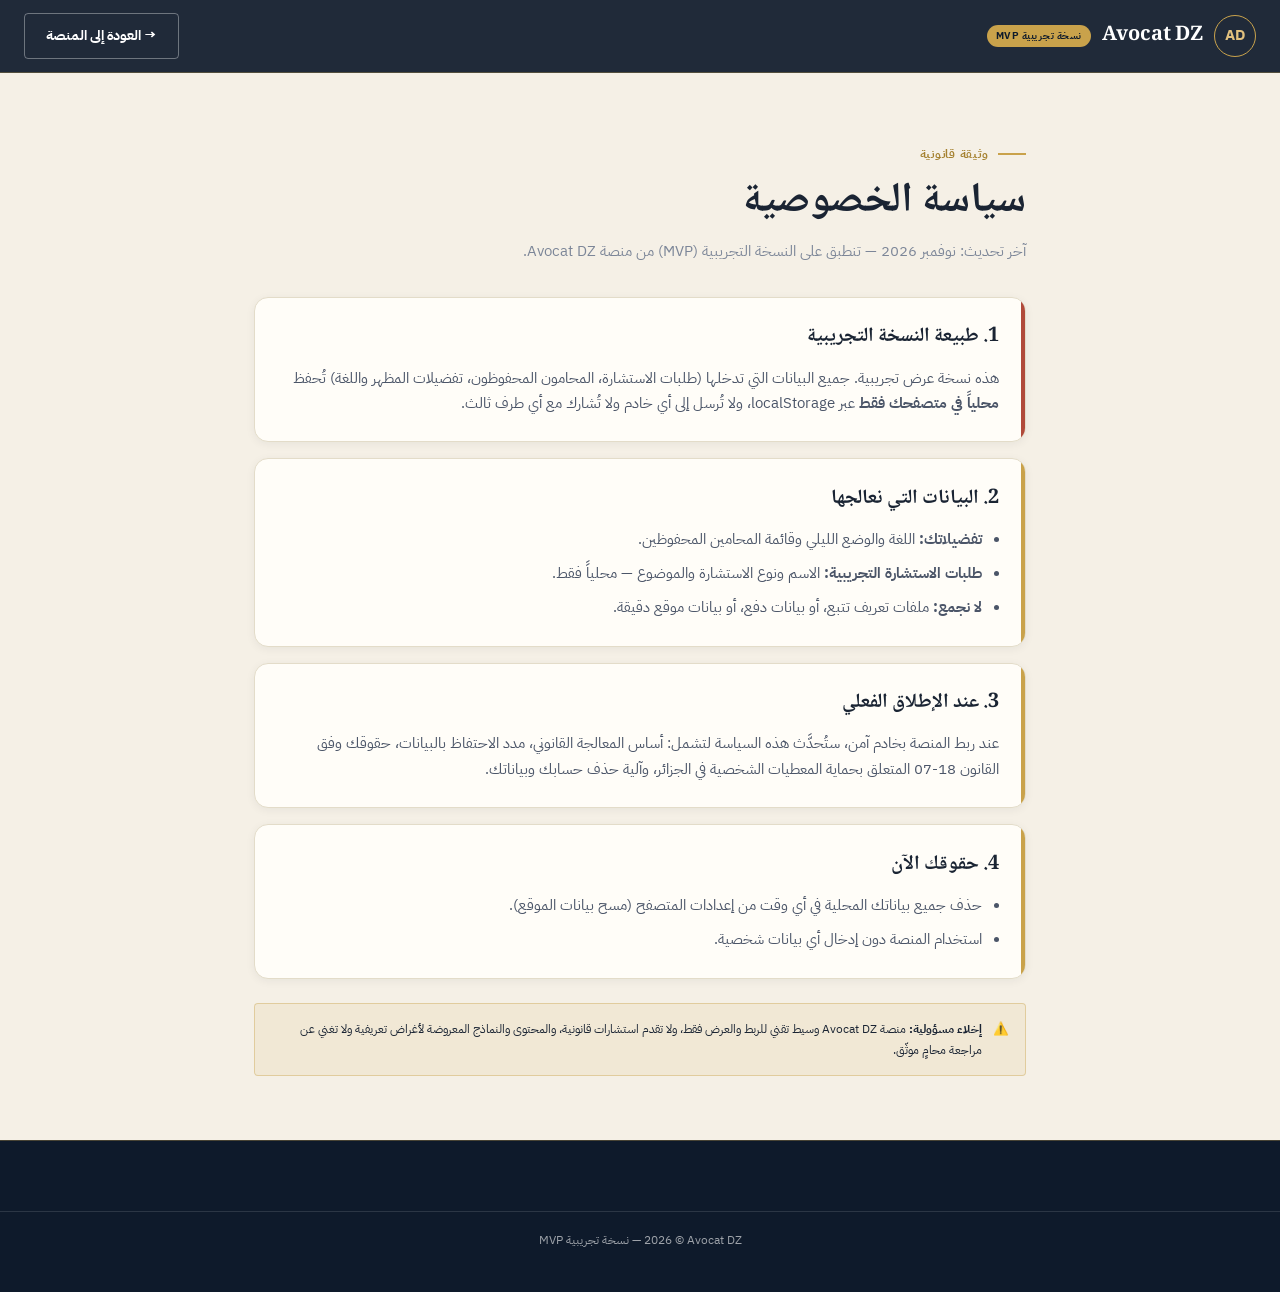
<file: privacy.html>
<!DOCTYPE html>
<html lang="ar" dir="rtl">
<head>
  <meta charset="UTF-8" />
  <meta name="viewport" content="width=device-width, initial-scale=1.0" />
  <title>سياسة الخصوصية | Avocat DZ</title>
  <meta name="description" content="سياسة الخصوصية لمنصة Avocat DZ — نسخة تجريبية MVP." />
  <meta name="theme-color" content="#0e1a2b" />
  <link rel="preconnect" href="https://fonts.googleapis.com" />
  <link rel="preconnect" href="https://fonts.gstatic.com" crossorigin />
  <link href="https://fonts.googleapis.com/css2?family=IBM+Plex+Sans+Arabic:wght@400;500;600;700&family=Noto+Naskh+Arabic:wght@500;600;700&display=swap" rel="stylesheet" />
  <link rel="stylesheet" href="css/styles.css" />
</head>
<body>
  <header class="site-header">
    <div class="container">
      <a href="index.html" class="brand">
        <span class="brand-mark" dir="ltr" aria-hidden="true">AD</span>
        <span class="brand-name" dir="ltr">Avocat DZ</span>
        <span class="mvp-badge">نسخة تجريبية MVP</span>
      </a>
      <a href="index.html" class="btn btn-outline">→ العودة إلى المنصة</a>
    </div>
  </header>

  <main id="main" class="section">
    <div class="container" style="max-width:820px">
      <span class="kicker">وثيقة قانونية</span>
      <h1 class="section-title">سياسة الخصوصية</h1>
      <p class="section-sub">آخر تحديث: نوفمبر 2026 — تنطبق على النسخة التجريبية (MVP) من منصة Avocat DZ.</p>

      <article class="vs-card" style="margin-top:2rem">
        <h3>1. طبيعة النسخة التجريبية</h3>
        <p style="color:var(--ink-soft);font-size:.92rem">
          هذه نسخة عرض تجريبية. جميع البيانات التي تدخلها (طلبات الاستشارة، المحامون المحفوظون، تفضيلات المظهر واللغة)
          تُحفظ <strong>محلياً في متصفحك فقط</strong> عبر localStorage، ولا تُرسل إلى أي خادم ولا تُشارك مع أي طرف ثالث.
        </p>
      </article>

      <article class="vs-card solution" style="margin-top:1rem">
        <h3>2. البيانات التي نعالجها</h3>
        <ul>
          <li><strong>تفضيلاتك:</strong> اللغة والوضع الليلي وقائمة المحامين المحفوظين.</li>
          <li><strong>طلبات الاستشارة التجريبية:</strong> الاسم ونوع الاستشارة والموضوع — محلياً فقط.</li>
          <li><strong>لا نجمع:</strong> ملفات تعريف تتبع، أو بيانات دفع، أو بيانات موقع دقيقة.</li>
        </ul>
      </article>

      <article class="vs-card solution" style="margin-top:1rem">
        <h3>3. عند الإطلاق الفعلي</h3>
        <p style="color:var(--ink-soft);font-size:.92rem">
          عند ربط المنصة بخادم آمن، ستُحدَّث هذه السياسة لتشمل: أساس المعالجة القانوني، مدد الاحتفاظ بالبيانات،
          حقوقك وفق القانون 18-07 المتعلق بحماية المعطيات الشخصية في الجزائر، وآلية حذف حسابك وبياناتك.
        </p>
      </article>

      <article class="vs-card solution" style="margin-top:1rem">
        <h3>4. حقوقك الآن</h3>
        <ul>
          <li>حذف جميع بياناتك المحلية في أي وقت من إعدادات المتصفح (مسح بيانات الموقع).</li>
          <li>استخدام المنصة دون إدخال أي بيانات شخصية.</li>
        </ul>
      </article>

      <div class="disclaimer" style="margin-top:1.5rem">
        <span aria-hidden="true">⚠️</span>
        <span><strong>إخلاء مسؤولية:</strong> منصة Avocat DZ وسيط تقني للربط والعرض فقط، ولا تقدم استشارات قانونية،
        والمحتوى والنماذج المعروضة لأغراض تعريفية ولا تغني عن مراجعة محامٍ موثّق.</span>
      </div>
    </div>
  </main>

  <footer class="site-footer">
    <div class="container copyright"><span dir="ltr">Avocat DZ</span> © 2026 — نسخة تجريبية MVP</div>
  </footer>
</body>
</html>
</file>
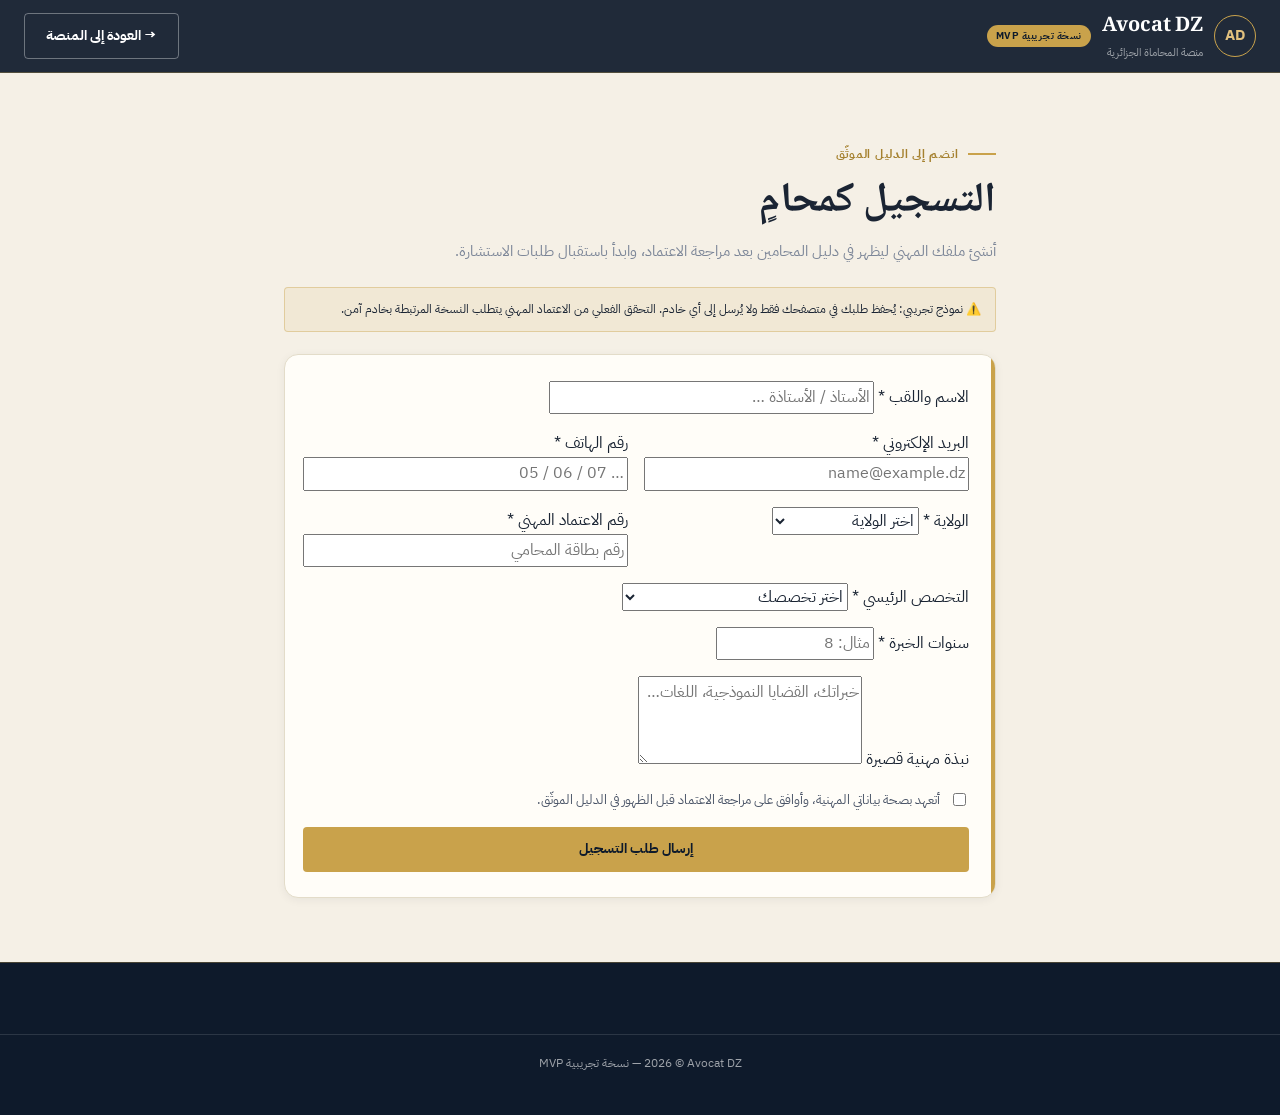
<file: register.html>
<!DOCTYPE html>
<html lang="ar" dir="rtl">
<head>
  <meta charset="UTF-8" />
  <meta name="viewport" content="width=device-width, initial-scale=1.0" />
  <title>التسجيل كمحامٍ | Avocat DZ</title>
  <meta name="description" content="سجّل كمحامٍ في منصة Avocat DZ وانضم إلى الدليل الموثّق — نسخة تجريبية MVP." />
  <meta name="theme-color" content="#0e1a2b" />
  <link rel="manifest" href="manifest.webmanifest" />
  <link rel="preconnect" href="https://fonts.googleapis.com" />
  <link rel="preconnect" href="https://fonts.gstatic.com" crossorigin />
  <link href="https://fonts.googleapis.com/css2?family=IBM+Plex+Sans+Arabic:wght@400;500;600;700&family=Noto+Naskh+Arabic:wght@500;600;700&display=swap" rel="stylesheet" />
  <link rel="stylesheet" href="css/styles.css" />
</head>
<body>
  <header class="site-header">
    <div class="container">
      <a href="index.html" class="brand">
        <span class="brand-mark" dir="ltr" aria-hidden="true">AD</span>
        <span>
          <span class="brand-name" dir="ltr">Avocat DZ</span>
          <span class="brand-tag">منصة المحاماة الجزائرية</span>
        </span>
        <span class="mvp-badge">نسخة تجريبية MVP</span>
      </a>
      <a href="index.html" class="btn btn-outline">→ العودة إلى المنصة</a>
    </div>
  </header>

  <main id="main" class="section">
    <div class="container" style="max-width:760px">
      <span class="kicker">انضم إلى الدليل الموثّق</span>
      <h1 class="section-title">التسجيل كمحامٍ</h1>
      <p class="section-sub">أنشئ ملفك المهني ليظهر في دليل المحامين بعد مراجعة الاعتماد، وابدأ باستقبال طلبات الاستشارة.</p>

      <div class="form-note" style="margin-top:1.4rem" role="note">
        ⚠️ نموذج تجريبي: يُحفظ طلبك في متصفحك فقط ولا يُرسل إلى أي خادم. التحقق الفعلي من الاعتماد المهني يتطلب النسخة المرتبطة بخادم آمن.
      </div>

      <form id="lawyer-register-form" class="vs-card solution" style="margin-top:1.4rem" novalidate>
        <div style="display:grid;gap:1rem">
          <div class="field">
            <label for="reg-name">الاسم واللقب *</label>
            <input id="reg-name" type="text" required autocomplete="name" placeholder="الأستاذ / الأستاذة …" />
          </div>
          <div style="display:grid;gap:1rem;grid-template-columns:1fr 1fr" class="reg-two">
            <div class="field">
              <label for="reg-email">البريد الإلكتروني *</label>
              <input id="reg-email" type="email" required autocomplete="email" placeholder="name@example.dz" dir="ltr" style="text-align:end" />
            </div>
            <div class="field">
              <label for="reg-phone">رقم الهاتف *</label>
              <input id="reg-phone" type="tel" required autocomplete="tel" placeholder="05 / 06 / 07 …" dir="ltr" style="text-align:end" />
            </div>
          </div>
          <div style="display:grid;gap:1rem;grid-template-columns:1fr 1fr" class="reg-two">
            <div class="field">
              <label for="reg-wilaya">الولاية *</label>
              <select id="reg-wilaya" required></select>
            </div>
            <div class="field">
              <label for="reg-bar">رقم الاعتماد المهني *</label>
              <input id="reg-bar" type="text" required placeholder="رقم بطاقة المحامي" />
            </div>
          </div>
          <div class="field">
            <label for="reg-specialty">التخصص الرئيسي *</label>
            <select id="reg-specialty" required>
              <option value="">اختر تخصصك</option>
              <option>القانون المدني والعقود</option>
              <option>القانون التجاري والشركات</option>
              <option>قانون الأسرة والتركات</option>
              <option>القانون الجزائي والجنايات</option>
              <option>القانون العقاري والمسح</option>
              <option>القانون الإداري والصفقات العمومية</option>
              <option>قانون العمل والضمان الاجتماعي</option>
              <option>الملكية الفكرية والشركات الناشئة</option>
              <option>التحكيم التجاري الدولي</option>
            </select>
          </div>
          <div class="field">
            <label for="reg-experience">سنوات الخبرة *</label>
            <input id="reg-experience" type="number" min="0" max="60" required placeholder="مثال: 8" />
          </div>
          <div class="field">
            <label for="reg-bio">نبذة مهنية قصيرة</label>
            <textarea id="reg-bio" rows="3" placeholder="خبراتك، القضايا النموذجية، اللغات…"></textarea>
          </div>
          <label style="display:flex;gap:.6rem;align-items:flex-start;font-size:.8rem;color:var(--ink-soft)">
            <input type="checkbox" required style="margin-top:.25rem" />
            <span>أتعهد بصحة بياناتي المهنية، وأوافق على مراجعة الاعتماد قبل الظهور في الدليل الموثّق.</span>
          </label>
          <p id="register-status" class="form-status" hidden role="status" aria-live="polite"></p>
          <button type="submit" class="btn btn-gold" style="width:100%">إرسال طلب التسجيل</button>
        </div>
      </form>

      <!-- الطلبات المحفوظة محلياً -->
      <section id="my-requests" class="dash-table-wrap" style="margin-top:1.6rem" hidden>
        <header>
          <h3 style="font-size:.92rem">طلبات التسجيل المحفوظة في هذا المتصفح</h3>
        </header>
        <div class="dash-table-scroll">
          <table class="dash-table">
            <thead><tr><th>الاسم</th><th>الولاية</th><th>التخصص</th><th>الحالة</th></tr></thead>
            <tbody id="my-requests-tbody"></tbody>
          </table>
        </div>
      </section>
    </div>
  </main>

  <footer class="site-footer">
    <div class="container copyright"><span dir="ltr">Avocat DZ</span> © 2026 — نسخة تجريبية MVP</div>
  </footer>

  <script src="js/data.js"></script>
  <script>
    // صفحة التسجيل كمحامٍ: تعبئة الولايات + حفظ الطلب محلياً
    const { ALGERIA_WILAYAS } = window.AVOCAT_DATA;
    const KEY = 'avocat-lawyer-registrations';
    const get = () => { try { return JSON.parse(localStorage.getItem(KEY)) || []; } catch { return []; } };

    document.getElementById('reg-wilaya').innerHTML =
      '<option value="">اختر الولاية</option>' +
      ALGERIA_WILAYAS.map(w => `<option>${w}</option>`).join('');

    function renderMyRequests() {
      const list = get();
      const section = document.getElementById('my-requests');
      section.hidden = list.length === 0;
      document.getElementById('my-requests-tbody').innerHTML = list.map(r => `
        <tr>
          <td><strong>${r.name}</strong></td>
          <td>${r.wilaya}</td>
          <td>${r.specialty}</td>
          <td><span class="status-select" data-status="قيد المراجعة" style="display:inline-block">قيد المراجعة</span></td>
        </tr>`).join('');
    }

    document.getElementById('lawyer-register-form').addEventListener('submit', e => {
      e.preventDefault();
      const form = e.target;
      if (!form.checkValidity()) { form.reportValidity(); return; }
      const list = get();
      list.unshift({
        name: document.getElementById('reg-name').value.trim(),
        email: document.getElementById('reg-email').value.trim(),
        phone: document.getElementById('reg-phone').value.trim(),
        wilaya: document.getElementById('reg-wilaya').value,
        bar: document.getElementById('reg-bar').value.trim(),
        specialty: document.getElementById('reg-specialty').value,
        experience: document.getElementById('reg-experience').value,
        bio: document.getElementById('reg-bio').value.trim(),
        at: new Date().toISOString(),
      });
      try { localStorage.setItem(KEY, JSON.stringify(list)); } catch { /* وضع خاص */ }
      const status = document.getElementById('register-status');
      status.hidden = false;
      status.textContent = '✅ سُجّل طلبك محلياً. في النسخة النهائية سيخضع ملفك لمراجعة الاعتماد قبل الظهور في الدليل.';
      form.reset();
      renderMyRequests();
      setTimeout(() => { status.hidden = true; }, 5000);
    });

    renderMyRequests();
  </script>
</body>
</html>
</file>
<file: css/styles.css>
/* ==========================================================================
   Avocat DZ — نظام التصميم
   الهوية: كحلي داكن + ذهبي + بيج | Mobile-first | وضع ليلي | RTL
   ========================================================================== */

/* ---------- المتغيرات (Design Tokens) ---------- */
:root {
  --navy: #0e1a2b;
  --navy-soft: #16263c;
  --navy-card: #1b2f47;
  --gold: #c9a24b;
  --gold-light: #e2c17e;
  --gold-deep: #a5812f;
  --beige: #f5f0e6;
  --beige-soft: #efe8d9;
  --paper: #fffdf8;
  --ink: #1a2433;
  --ink-soft: #4b5568;
  --muted: #7c8698;
  --line: #e3dcc9;
  --success: #2f7d5b;
  --danger: #b04a3a;
  --radius: 4px;
  --radius-lg: 14px;
  --shadow-sm: 0 2px 10px rgba(14, 26, 43, .06);
  --shadow-md: 0 10px 30px rgba(14, 26, 43, .10);
  --shadow-lg: 0 24px 60px rgba(14, 26, 43, .18);
  --sans: 'IBM Plex Sans Arabic', 'Segoe UI', sans-serif;
  --serif: 'Noto Naskh Arabic', serif;
  --header-h: 72px;
}

/* الوضع الليلي */
html.dark {
  color-scheme: dark;
  --beige: #0b1420;
  --beige-soft: #101c2c;
  --paper: #132033;
  --ink: #e8edf5;
  --ink-soft: #c3ccda;
  --muted: #93a0b4;
  --line: #2b3d55;
  --navy: #0a1220;
  --navy-soft: #101c2c;
  --shadow-sm: 0 2px 10px rgba(0, 0, 0, .3);
  --shadow-md: 0 10px 30px rgba(0, 0, 0, .4);
}

/* ---------- أساسيات ---------- */
*, *::before, *::after { box-sizing: border-box; }
html { scroll-behavior: smooth; scroll-padding-top: calc(var(--header-h) + 12px); }
body {
  margin: 0;
  font-family: var(--sans);
  background: var(--beige);
  color: var(--ink);
  line-height: 1.7;
  min-width: 320px;
}
img, svg { display: block; max-width: 100%; }
button, input, select, textarea { font: inherit; color: inherit; }
button { cursor: pointer; background: none; border: 0; }
a { color: inherit; text-decoration: none; }
h1, h2, h3, h4 { margin: 0; line-height: 1.4; }
p { margin: 0; }
::selection { background: var(--gold); color: var(--navy); }

/* إتاحة الوصول: مؤشر تركيز واضح وتخطي المحتوى */
:focus-visible { outline: 3px solid var(--gold); outline-offset: 2px; border-radius: var(--radius); }
.skip-link {
  position: absolute; top: -60px; right: 12px; z-index: 100;
  background: var(--gold); color: var(--navy); font-weight: 700;
  padding: .6rem 1.2rem; border-radius: var(--radius); transition: top .2s;
}
.skip-link:focus { top: 12px; }

.container { width: 100%; max-width: 1280px; margin-inline: auto; padding-inline: 1rem; }
@media (min-width: 640px) { .container { padding-inline: 1.5rem; } }

.kicker {
  display: inline-flex; align-items: center; gap: .6rem;
  color: var(--gold-deep); font-size: .78rem; font-weight: 700; letter-spacing: .06em;
}
.kicker::before { content: ""; width: 28px; height: 2px; background: var(--gold); }
.section-title { font-family: var(--serif); font-size: clamp(1.7rem, 4vw, 2.6rem); font-weight: 700; margin-top: .5rem; }
.section-sub { color: var(--muted); max-width: 640px; margin-top: .5rem; font-size: .95rem; }

/* ---------- الهيدر ---------- */
.site-header {
  position: sticky; top: 0; z-index: 50;
  background: color-mix(in srgb, var(--navy) 92%, transparent);
  backdrop-filter: blur(12px);
  border-bottom: 1px solid rgba(201, 162, 75, .3);
  color: #f4f6fa;
}
.site-header .container { height: var(--header-h); display: flex; align-items: center; justify-content: space-between; gap: 1rem; }
.brand { display: flex; align-items: center; gap: .7rem; }
.brand-mark {
  width: 42px; height: 42px; border-radius: 50%;
  border: 1.5px solid var(--gold); color: var(--gold-light);
  display: grid; place-items: center; font-weight: 800; font-size: .95rem; letter-spacing: .02em;
}
.brand-name { font-family: var(--serif); font-size: 1.25rem; font-weight: 700; color: #fff; }
.brand-tag { font-size: .68rem; color: rgba(255, 255, 255, .55); display: block; }
.mvp-badge {
  font-size: .62rem; font-weight: 800; letter-spacing: .05em;
  color: var(--navy); background: var(--gold);
  padding: .15rem .55rem; border-radius: 99px; vertical-align: middle;
}
.main-nav { display: none; gap: 1.4rem; font-size: .86rem; font-weight: 600; }
.main-nav a { color: rgba(255, 255, 255, .78); transition: color .2s; }
.main-nav a:hover { color: var(--gold-light); }
.header-actions { display: flex; align-items: center; gap: .5rem; }
.icon-btn {
  min-width: 40px; min-height: 40px; border-radius: var(--radius);
  border: 1px solid rgba(255, 255, 255, .25); color: #f4f6fa;
  display: inline-flex; align-items: center; justify-content: center;
  padding: 0 .65rem; font-size: .85rem; font-weight: 700; transition: border-color .2s, background .2s;
}
.icon-btn:hover { border-color: var(--gold); background: rgba(201, 162, 75, .12); }
.btn {
  display: inline-flex; align-items: center; justify-content: center; gap: .5rem;
  min-height: 44px; padding: .65rem 1.3rem; border-radius: var(--radius);
  font-weight: 700; font-size: .88rem; transition: transform .2s, box-shadow .2s, background .2s;
}
.btn-gold { background: var(--gold); color: var(--navy); }
.btn-gold:hover { background: var(--gold-light); transform: translateY(-2px); box-shadow: 0 8px 22px rgba(201, 162, 75, .35); }
.btn-outline { border: 1px solid rgba(255, 255, 255, .35); color: #fff; }
.btn-outline:hover { border-color: var(--gold); color: var(--gold-light); }
.btn-dark { background: var(--navy); color: #fff; }
.btn-dark:hover { background: var(--navy-soft); }
.btn-ghost { border: 1px solid var(--line); color: var(--ink); background: transparent; }
.btn-ghost:hover { border-color: var(--gold); color: var(--gold-deep); }
@media (min-width: 1024px) { .main-nav { display: flex; } }
/* جوال: إخفاء زر CTA ووصف العلامة لتفادي التجاوز الأفقي */
@media (max-width: 640px) {
  .header-actions .btn { display: none; }
  .brand-tag { display: none; }
}

/* ---------- البطل (Hero) ---------- */
.hero {
  position: relative; overflow: hidden;
  background: radial-gradient(1200px 500px at 85% -10%, rgba(201, 162, 75, .18), transparent 60%), var(--navy);
  color: #fff; padding: 4rem 0 4.5rem;
}
.hero::before {
  content: ""; position: absolute; inset: 0; opacity: .1; pointer-events: none;
  background-image: linear-gradient(rgba(255, 255, 255, .07) 1px, transparent 1px),
                    linear-gradient(90deg, rgba(255, 255, 255, .07) 1px, transparent 1px);
  background-size: 64px 64px;
}
.hero-grid { position: relative; display: grid; gap: 2.5rem; align-items: center; }
.hero-eyebrow { color: var(--gold-light); font-size: .8rem; font-weight: 700; letter-spacing: .05em; }
.hero-title { font-family: var(--serif); font-size: clamp(2.1rem, 7vw, 4rem); font-weight: 700; margin-top: .8rem; }
.hero-title em { color: var(--gold-light); font-style: normal; }
.hero-desc { color: rgba(255, 255, 255, .75); max-width: 560px; margin-top: 1rem; font-size: 1rem; }
.hero-actions { display: flex; flex-wrap: wrap; gap: .8rem; margin-top: 1.8rem; }
.hero-art {
  border: 1px solid rgba(201, 162, 75, .4); padding: 12px; background: rgba(255, 255, 255, .03);
}
.hero-art svg { width: 100%; height: auto; }
@media (min-width: 900px) { .hero-grid { grid-template-columns: 1.1fr .9fr; } }

/* ---------- الأرقام المتحركة ---------- */
.stats-band { background: var(--navy-soft); border-top: 1px solid rgba(201, 162, 75, .3); color: #fff; padding: 2.2rem 0; }
.stats-grid { display: grid; grid-template-columns: repeat(2, 1fr); gap: 1.2rem; text-align: center; }
.stat-value { font-family: var(--serif); font-size: clamp(1.8rem, 5vw, 2.6rem); font-weight: 700; color: var(--gold-light); }
.stat-label { font-size: .8rem; color: rgba(255, 255, 255, .65); }
@media (min-width: 768px) { .stats-grid { grid-template-columns: repeat(4, 1fr); } }

/* ---------- أقسام عامة ---------- */
.section { padding: 4rem 0; }
.section-dark { background: var(--navy); color: #fff; }
.section-dark .section-title { color: #fff; }
.section-dark .section-sub { color: rgba(255, 255, 255, .65); }
.section-dark .kicker { color: var(--gold-light); }
.section-beige { background: var(--beige-soft); }

/* بطاقات المشكلة/الحل */
.vs-grid { display: grid; gap: 1.2rem; margin-top: 2.2rem; }
.vs-card { background: var(--paper); border: 1px solid var(--line); border-radius: var(--radius-lg); padding: 1.6rem; box-shadow: var(--shadow-sm); position: relative; overflow: hidden; }
.vs-card::after { content: ""; position: absolute; inset-inline-start: 0; top: 0; width: 4px; height: 100%; background: var(--danger); }
.vs-card.solution::after { background: var(--gold); }
.vs-card h3 { font-family: var(--serif); font-size: 1.25rem; margin-bottom: .9rem; }
.vs-card ul { margin: 0; padding-inline-start: 1.1rem; color: var(--ink-soft); font-size: .92rem; display: grid; gap: .55rem; }
@media (min-width: 860px) { .vs-grid { grid-template-columns: 1fr 1fr; } }

/* خطوات العمل */
.steps-grid { display: grid; gap: 1.2rem; margin-top: 2.2rem; counter-reset: step; }
.step-card { background: var(--navy-card); border: 1px solid rgba(201, 162, 75, .25); border-radius: var(--radius-lg); padding: 1.7rem; position: relative; }
.step-num { font-family: var(--serif); font-size: 2.4rem; color: var(--gold); font-weight: 700; }
.step-card h3 { color: #fff; margin: .6rem 0 .4rem; font-size: 1.1rem; }
.step-card p { color: rgba(255, 255, 255, .68); font-size: .9rem; }
@media (min-width: 860px) { .steps-grid { grid-template-columns: repeat(3, 1fr); } }

/* ---------- دليل المحامين ---------- */
.filters-bar {
  background: var(--paper); border: 1px solid var(--line); border-radius: var(--radius-lg);
  padding: 1rem; display: grid; gap: .8rem; box-shadow: var(--shadow-sm); margin-top: 2rem;
}
.filters-bar label { font-size: .72rem; font-weight: 700; color: var(--gold-deep); display: block; margin-bottom: .3rem; }
.filters-bar select, .filters-bar input {
  width: 100%; min-height: 46px; border: 1px solid var(--line); border-radius: var(--radius);
  background: var(--paper); padding: .5rem .8rem; font-size: .9rem;
}
.filters-bar select:focus, .filters-bar input:focus { border-color: var(--gold); outline: 2px solid rgba(201, 162, 75, .3); }
@media (min-width: 860px) { .filters-bar { grid-template-columns: repeat(4, 1fr); align-items: end; } }

.directory-meta { display: flex; flex-wrap: wrap; align-items: center; justify-content: space-between; gap: .8rem; margin: 1.4rem 0 1rem; }
.fav-toggle {
  border: 1px solid var(--line); border-radius: var(--radius); padding: .5rem 1rem;
  font-size: .8rem; font-weight: 700; color: var(--ink-soft); background: var(--paper); transition: all .2s;
}
.fav-toggle[aria-pressed="true"] { background: var(--danger); border-color: var(--danger); color: #fff; }

.lawyers-grid { display: grid; gap: 1.2rem; }
.lawyer-card {
  background: var(--paper); border: 1px solid var(--line); border-radius: var(--radius-lg);
  box-shadow: var(--shadow-sm); display: flex; flex-direction: column; transition: transform .2s, box-shadow .2s;
}
.lawyer-card:hover { transform: translateY(-4px); box-shadow: var(--shadow-md); }
.lawyer-card .lc-head { display: flex; gap: .9rem; padding: 1.2rem 1.2rem 0; align-items: flex-start; }
.lawyer-avatar {
  flex: 0 0 56px; width: 56px; height: 56px; display: grid; place-items: center;
  background: var(--beige-soft); border: 1px solid var(--line); border-radius: var(--radius);
  color: var(--gold-deep); font-family: var(--serif); font-weight: 700; font-size: 1.3rem;
}
.lawyer-name { font-size: 1rem; font-weight: 800; display: flex; align-items: center; gap: .4rem; flex-wrap: wrap; }
.verified-badge {
  display: inline-flex; align-items: center; gap: .25rem; font-size: .66rem; font-weight: 800;
  color: var(--success); background: rgba(47, 125, 91, .12); border: 1px solid rgba(47, 125, 91, .3);
  padding: .1rem .5rem; border-radius: 99px; cursor: help;
}
.lawyer-grade { font-size: .74rem; color: var(--gold-deep); font-weight: 700; margin-top: .15rem; }
.lawyer-loc { font-size: .76rem; color: var(--muted); margin-top: .2rem; }
.lawyer-card .lc-meta { display: flex; justify-content: space-between; font-size: .78rem; background: var(--beige-soft); margin: 1rem 1.2rem 0; padding: .5rem .8rem; border-radius: var(--radius); }
.lawyer-tags { display: flex; flex-wrap: wrap; gap: .4rem; padding: .9rem 1.2rem 0; }
.lawyer-tags span { font-size: .68rem; font-weight: 600; background: var(--beige-soft); border: 1px solid var(--line); padding: .18rem .6rem; border-radius: 99px; color: var(--ink-soft); }
.lawyer-card .lc-foot { margin-top: auto; display: flex; gap: .6rem; padding: 1.1rem 1.2rem 1.2rem; }
.lawyer-card .lc-foot .btn { flex: 1; min-height: 42px; font-size: .8rem; }
.save-btn { flex: 0 0 auto; width: 44px; border: 1px solid var(--line); border-radius: var(--radius); color: var(--gold-deep); font-size: 1.05rem; }
.save-btn[aria-pressed="true"] { background: var(--danger); border-color: var(--danger); color: #fff; }
@media (min-width: 700px) { .lawyers-grid { grid-template-columns: repeat(2, 1fr); } }
@media (min-width: 1080px) { .lawyers-grid { grid-template-columns: repeat(3, 1fr); } }

/* هيكل التحميل (Skeleton) */
.skeleton-card { border-radius: var(--radius-lg); border: 1px solid var(--line); background: var(--paper); padding: 1.2rem; height: 230px; }
.sk { border-radius: var(--radius); background: linear-gradient(90deg, var(--beige-soft) 25%, var(--line) 50%, var(--beige-soft) 75%); background-size: 200% 100%; animation: shimmer 1.2s infinite; }
@keyframes shimmer { to { background-position: -200% 0; } }
.empty-state { grid-column: 1 / -1; text-align: center; color: var(--muted); background: var(--paper); border: 1px dashed var(--line); border-radius: var(--radius-lg); padding: 2.5rem 1rem; font-size: .9rem; }

/* ---------- مولد العقود ---------- */
.contract-layout { display: grid; gap: 1.5rem; margin-top: 2rem; }
.contract-panel { background: var(--navy-card); border: 1px solid rgba(201, 162, 75, .25); border-radius: var(--radius-lg); padding: 1.4rem; }
.contract-tabs { display: flex; flex-wrap: wrap; gap: .5rem; margin-top: 1.6rem; }
.contract-tab { border: 1px solid rgba(255, 255, 255, .25); color: rgba(255, 255, 255, .8); padding: .5rem 1rem; border-radius: var(--radius); font-size: .8rem; font-weight: 700; transition: all .2s; }
.contract-tab.active { background: var(--gold); border-color: var(--gold); color: var(--navy); }
.contract-field { margin-bottom: .9rem; }
.contract-field label { display: block; font-size: .74rem; font-weight: 700; color: rgba(255, 255, 255, .65); margin-bottom: .3rem; }
.contract-field input { width: 100%; min-height: 44px; background: var(--navy); border: 1px solid rgba(255, 255, 255, .18); border-radius: var(--radius); color: #fff; padding: .5rem .8rem; font-size: .88rem; }
.contract-field input:focus { border-color: var(--gold); outline: 2px solid rgba(201, 162, 75, .3); }
.disclaimer {
  display: flex; gap: .7rem; align-items: flex-start;
  background: rgba(201, 162, 75, .1); border: 1px solid rgba(201, 162, 75, .4);
  border-radius: var(--radius); padding: .9rem 1rem; font-size: .78rem; color: inherit; margin-top: 1.4rem;
}
.contract-preview {
  background: #fff; color: #17222e; border-radius: var(--radius-lg);
  border: 1px solid var(--line); box-shadow: var(--shadow-lg); padding: 1.6rem;
}
.contract-preview .cp-head { display: flex; justify-content: space-between; gap: 1rem; border-bottom: 2px solid #e8e2d4; padding-bottom: .9rem; margin-bottom: 1rem; font-size: .72rem; color: #7c8698; flex-wrap: wrap; }
.contract-preview pre {
  white-space: pre-wrap; overflow-wrap: anywhere; font-family: var(--sans);
  font-size: .88rem; line-height: 2; background: #faf7f0; border: 1px solid #eee7d6;
  border-radius: var(--radius); padding: 1.1rem; margin: 0; min-height: 320px;
}
.contract-preview .cp-sign { display: grid; grid-template-columns: 1fr 1fr; gap: 1rem; text-align: center; font-size: .72rem; font-weight: 700; color: #4b5568; border-top: 1px dashed #d8d2c2; margin-top: 1.2rem; padding-top: 1rem; }
@media (min-width: 980px) { .contract-layout { grid-template-columns: 5fr 7fr; align-items: start; } }

/* طباعة العقد فقط (تصدير PDF سليم بالعربية) */
@media print {
  body * { visibility: hidden; }
  #printable-contract, #printable-contract * { visibility: visible; }
  #printable-contract {
    position: absolute; inset: 0 auto auto 0; width: 100%;
    border: none !important; box-shadow: none !important; direction: rtl;
  }
}

/* ---------- نموذج الأعمال (اشتراكات المنصة للمحامين) ---------- */
.pricing-grid { display: grid; gap: 1.2rem; margin-top: 2.2rem; }
.price-card { background: var(--paper); border: 1px solid var(--line); border-radius: var(--radius-lg); padding: 1.7rem; box-shadow: var(--shadow-sm); display: flex; flex-direction: column; position: relative; }
.price-card.featured { border: 2px solid var(--gold); box-shadow: var(--shadow-md); }
.price-flag { position: absolute; top: -12px; inset-inline-start: 1.4rem; background: var(--gold); color: var(--navy); font-size: .68rem; font-weight: 800; padding: .2rem .8rem; border-radius: 99px; }
.price-card h3 { font-family: var(--serif); font-size: 1.3rem; }
.price-amount { font-family: var(--serif); font-size: 2rem; font-weight: 700; color: var(--gold-deep); margin: .6rem 0; }
.price-amount small { font-size: .8rem; color: var(--muted); font-family: var(--sans); }
.price-card ul { margin: .6rem 0 1.4rem; padding: 0; list-style: none; display: grid; gap: .5rem; font-size: .86rem; color: var(--ink-soft); }
.price-card ul li::before { content: "✓ "; color: var(--success); font-weight: 800; }
.price-card .btn { margin-top: auto; }
@media (min-width: 900px) { .pricing-grid { grid-template-columns: repeat(3, 1fr); } }

/* ---------- خارطة الطريق ---------- */
.roadmap { margin-top: 2.2rem; display: grid; gap: 1rem; position: relative; }
.roadmap-item { display: flex; gap: 1rem; background: var(--paper); border: 1px solid var(--line); border-radius: var(--radius-lg); padding: 1.2rem 1.4rem; align-items: flex-start; }
.roadmap-q { flex: 0 0 auto; background: var(--navy); color: var(--gold-light); font-weight: 800; font-size: .78rem; border-radius: var(--radius); padding: .4rem .8rem; }
.roadmap-item.done .roadmap-q { background: var(--success); color: #fff; }
.roadmap-item h3 { font-size: 1rem; margin-bottom: .2rem; }
.roadmap-item p { font-size: .84rem; color: var(--muted); }
@media (min-width: 860px) { .roadmap { grid-template-columns: repeat(2, 1fr); } }

/* ---------- الفريق ---------- */
.team-grid { display: grid; gap: 1.2rem; margin-top: 2.2rem; }
.team-card { background: var(--paper); border: 1px solid var(--line); border-radius: var(--radius-lg); padding: 1.5rem; text-align: center; box-shadow: var(--shadow-sm); }
.team-avatar { width: 72px; height: 72px; margin: 0 auto .9rem; border-radius: 50%; display: grid; place-items: center; background: var(--navy); color: var(--gold-light); font-family: var(--serif); font-size: 1.5rem; font-weight: 700; }
.team-card h3 { font-size: 1rem; }
.team-card .role { color: var(--gold-deep); font-size: .78rem; font-weight: 700; margin-top: .15rem; }
.team-card p { color: var(--muted); font-size: .82rem; margin-top: .6rem; }
@media (min-width: 760px) { .team-grid { grid-template-columns: repeat(2, 1fr); } }
@media (min-width: 1080px) { .team-grid { grid-template-columns: repeat(4, 1fr); } }

/* ---------- لوحة المكتب (B2B) ---------- */
.dash-cards { display: grid; grid-template-columns: repeat(2, 1fr); gap: 1rem; margin-top: 2rem; }
.dash-card { background: var(--paper); border: 1px solid var(--line); border-radius: var(--radius-lg); padding: 1.2rem; box-shadow: var(--shadow-sm); }
.dash-card .label { font-size: .72rem; color: var(--muted); }
.dash-card .value { font-size: 1.5rem; font-weight: 800; margin-top: .2rem; }
.dash-card .hint { font-size: .7rem; color: var(--gold-deep); font-weight: 700; }
@media (min-width: 860px) { .dash-cards { grid-template-columns: repeat(4, 1fr); } }
.charts-grid { display: grid; gap: 1.2rem; margin-top: 1.4rem; }
.chart-box { background: var(--paper); border: 1px solid var(--line); border-radius: var(--radius-lg); padding: 1.2rem; }
.chart-box h3 { font-size: .92rem; margin-bottom: .8rem; }
.chart-box canvas { max-height: 260px; }
@media (min-width: 900px) { .charts-grid { grid-template-columns: 1fr 1fr; } }
.dash-table-wrap { background: var(--paper); border: 1px solid var(--line); border-radius: var(--radius-lg); margin-top: 1.4rem; overflow: hidden; }
.dash-table-wrap > header { padding: 1rem 1.2rem; border-bottom: 1px solid var(--line); display: flex; justify-content: space-between; align-items: center; gap: 1rem; flex-wrap: wrap; }
.dash-table-scroll { overflow-x: auto; }
.dash-table { width: 100%; border-collapse: collapse; font-size: .82rem; min-width: 640px; }
.dash-table th, .dash-table td { padding: .85rem 1rem; text-align: start; border-bottom: 1px solid var(--line); }
.dash-table th { background: var(--beige-soft); font-size: .72rem; color: var(--muted); }
.status-select { border: 1px solid var(--line); border-radius: 99px; padding: .3rem .7rem; font-size: .74rem; font-weight: 700; background: var(--paper); }
.status-select[data-status="قيد المراجعة"] { color: var(--gold-deep); border-color: var(--gold); }
.status-select[data-status="مقبول"] { color: var(--success); border-color: var(--success); }
.status-select[data-status="مكتمل"] { color: var(--ink-soft); }
.status-select[data-status="مرفوض"] { color: var(--danger); border-color: var(--danger); }

/* ---------- المقالات ---------- */
.articles-grid { display: grid; gap: 1.2rem; margin-top: 2rem; }
.article-card { background: var(--paper); border: 1px solid var(--line); border-radius: var(--radius-lg); padding: 1.4rem; box-shadow: var(--shadow-sm); display: flex; flex-direction: column; transition: transform .2s, box-shadow .2s; }
.article-card:hover { transform: translateY(-3px); box-shadow: var(--shadow-md); }
.article-badge { font-size: .68rem; font-weight: 800; padding: .2rem .7rem; border-radius: 99px; }
.article-badge.academic { color: #4a5fc1; background: rgba(74, 95, 193, .1); border: 1px solid rgba(74, 95, 193, .25); }
.article-badge.lawyer { color: var(--gold-deep); background: rgba(201, 162, 75, .1); border: 1px solid rgba(201, 162, 75, .3); }
.article-card h3 { font-size: 1rem; margin: .8rem 0 .4rem; }
.article-card .excerpt { color: var(--muted); font-size: .82rem; }
.article-card footer { margin-top: auto; padding-top: 1rem; display: flex; justify-content: space-between; align-items: center; gap: .8rem; border-top: 1px solid var(--line); margin-top: 1.1rem; }
.article-card footer .author { font-size: .76rem; font-weight: 700; }
.article-card footer .inst { font-size: .68rem; color: var(--muted); }
@media (min-width: 760px) { .articles-grid { grid-template-columns: repeat(2, 1fr); } }
@media (min-width: 1080px) { .articles-grid { grid-template-columns: repeat(3, 1fr); } }

/* ---------- النوافذ المنبثقة ---------- */
.modal-backdrop {
  position: fixed; inset: 0; z-index: 90; display: grid; place-items: center;
  background: rgba(10, 18, 32, .72); backdrop-filter: blur(4px); padding: 1rem;
}
.modal-backdrop[hidden] { display: none; }
.modal {
  background: var(--paper); border: 1px solid var(--line); border-radius: var(--radius-lg);
  box-shadow: var(--shadow-lg); width: 100%; max-width: 520px; max-height: 90vh; overflow-y: auto; padding: 1.5rem;
}
.modal header { display: flex; justify-content: space-between; align-items: flex-start; gap: 1rem; border-bottom: 1px solid var(--line); padding-bottom: .9rem; margin-bottom: 1rem; }
.modal h3 { font-size: 1.1rem; }
.modal .close-x { font-size: 1.3rem; color: var(--muted); line-height: 1; }
.modal .field { margin-bottom: .9rem; }
.modal .field label { display: block; font-size: .74rem; font-weight: 700; margin-bottom: .3rem; }
.modal .field input, .modal .field select, .modal .field textarea {
  width: 100%; border: 1px solid var(--line); border-radius: var(--radius);
  background: var(--beige); padding: .55rem .8rem; font-size: .88rem;
}
.modal .field input:focus, .modal .field select:focus, .modal .field textarea:focus { border-color: var(--gold); outline: 2px solid rgba(201, 162, 75, .3); }
.form-note { background: rgba(201, 162, 75, .1); border: 1px solid rgba(201, 162, 75, .4); border-radius: var(--radius); padding: .7rem .9rem; font-size: .76rem; }
.form-status { border-radius: var(--radius); padding: .7rem .9rem; font-size: .78rem; font-weight: 700; background: rgba(47, 125, 91, .1); border: 1px solid rgba(47, 125, 91, .35); color: var(--success); }
.form-status[hidden] { display: none; }

/* ---------- التذييل ---------- */
.site-footer { background: var(--navy); color: rgba(255, 255, 255, .6); padding: 2.6rem 0; border-top: 1px solid rgba(201, 162, 75, .3); font-size: .8rem; }
.site-footer .cols { display: grid; gap: 1.6rem; }
.site-footer h4 { color: #fff; font-size: .9rem; margin-bottom: .6rem; }
.site-footer a { display: block; padding: .2rem 0; transition: color .2s; }
.site-footer a:hover { color: var(--gold-light); }
.site-footer .copyright { border-top: 1px solid rgba(255, 255, 255, .12); margin-top: 1.8rem; padding-top: 1.2rem; text-align: center; font-size: .72rem; }
@media (min-width: 760px) { .site-footer .cols { grid-template-columns: 2fr 1fr 1fr; } }

/* ---------- حركات الظهور ---------- */
.reveal { opacity: 0; transform: translateY(22px); transition: opacity .6s ease, transform .6s ease; }
.reveal.visible { opacity: 1; transform: none; }

/* إتاحة: احترام تقليل الحركة */
@media (prefers-reduced-motion: reduce) {
  *, *::before, *::after { animation-duration: .01ms !important; transition-duration: .01ms !important; scroll-behavior: auto !important; }
  .reveal { opacity: 1; transform: none; }
}
</file>
